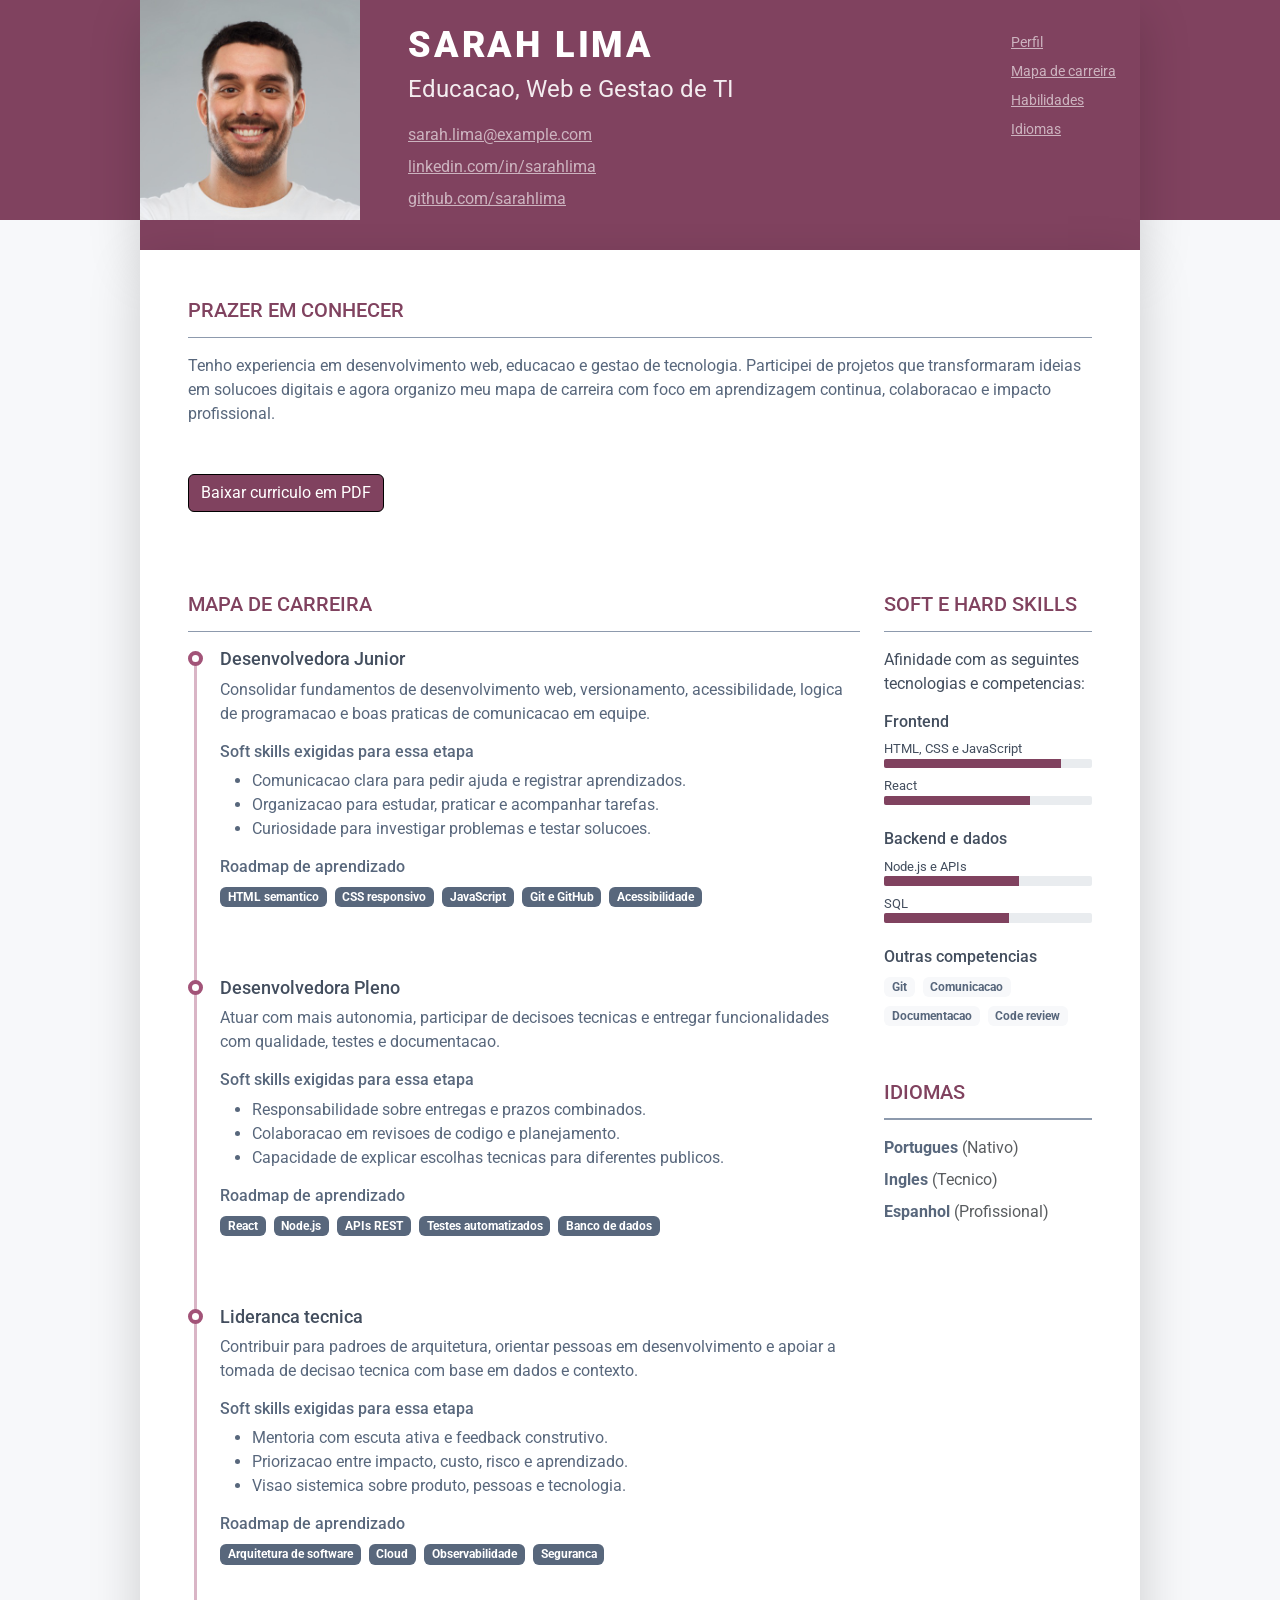
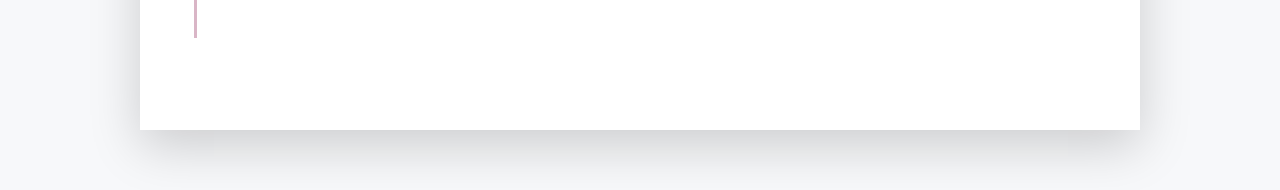
<file: index.html>
<!DOCTYPE html>
<!--
	Versao orientada por JSON.

	Ideia pedagogica:
	- O HTML fica responsavel pela estrutura da pagina.
	- O arquivo assets/data/carreira.json guarda os textos e listas editaveis.
	- O JavaScript le o JSON e preenche os espacos marcados com id.

	Observacao:
	- Em servidores como GitHub Pages, o fetch do JSON funciona normalmente.
	- Ao abrir direto pelo arquivo local, alguns navegadores bloqueiam o fetch.
-->
<html lang="pt-BR">

<head>
	<meta charset="utf-8">
	<meta name="viewport" content="width=device-width, initial-scale=1">
	<meta http-equiv="X-UA-Compatible" content="IE=edge">
	<title>Mapa de Carreira</title>
	<meta name="description" content="Mapa de carreira com dados carregados de um arquivo JSON.">
	<meta name="robots" content="index, follow">
	<meta name="theme-color" content="#434E5E">
	<link rel="shortcut icon" href="favicon.ico">
	<link rel="preconnect" href="https://fonts.googleapis.com">
	<link rel="preconnect" href="https://fonts.gstatic.com" crossorigin>
	<link href="https://fonts.googleapis.com/css?family=Roboto:300,400,500,700,900&display=swap" rel="stylesheet">
	<link id="theme-style" rel="stylesheet" href="assets/css/bootstrap-6.css">
	<style>
		.skip-link {
			left: 1rem;
			position: absolute;
			top: -4rem;
			z-index: 1000;
		}

		.skip-link:focus {
			top: 1rem;
		}

		.profile-picture {
			height: 220px;
			object-fit: cover;
			width: 220px;
		}

		.badge {
			margin-bottom: .35rem;
		}
	</style>
</head>

<body>
	<a class="btn btn-light skip-link" href="#conteudo-principal">Pular para o conteudo principal</a>

	<!--
		Este header tem marcadores vazios.
		O JavaScript procura cada id e injeta os dados vindos do JSON.
	-->
	<header class="resume-header pt-4 pt-md-0" role="banner">
		<div class="text-center position-relative">
			<div class="resume-wrapper-inner mx-auto text-start bg-primary shadow-lg">
				<div class="row">
					<div class="col-block col-md-auto resume-picture-holder text-center text-md-start">
						<img id="profile-photo" class="picture profile-picture" src="assets/images/profile.jpg" alt="">
					</div>

					<div class="col">
						<div class="row p-4 justify-content-center justify-content-md-between">
							<div class="primary-info col-auto">
								<h1 id="profile-name" class="name mt-0 mb-1 text-white text-uppercase">Mapa de Carreira</h1>
								<p id="profile-headline" class="title mb-3"></p>
								<ul id="contact-list" class="list-unstyled"></ul>
							</div>

							<nav class="secondary-info col-auto mt-2" aria-label="Navegacao principal">
								<ul class="resume-social list-unstyled">
									<li class="mb-2"><a class="text-link" href="#perfil">Perfil</a></li>
									<li class="mb-2"><a class="text-link" href="#mapa-carreira">Mapa de carreira</a></li>
									<li class="mb-2"><a class="text-link" href="#habilidades">Habilidades</a></li>
									<li><a class="text-link" href="#idiomas">Idiomas</a></li>
								</ul>
							</nav>
						</div>
					</div>
				</div>
			</div>
		</div>
	</header>

	<main id="conteudo-principal" class="resume-wrapper text-center position-relative" tabindex="-1">
		<div class="resume-wrapper-inner mx-auto text-start bg-white shadow-lg">
			<div class="resume-body p-5">
				<section id="perfil" class="resume-section summary-section mb-5" aria-labelledby="titulo-perfil">
					<h2 id="titulo-perfil" class="resume-section-title text-uppercase font-weight-bold pb-3 mb-3">
						Prazer em conhecer
					</h2>
					<div class="resume-section-content">
						<p id="profile-summary"></p>
						<a id="cv-link" class="btn btn-primary bg-primary" href="#">Baixar curriculo em PDF</a>
					</div>
				</section>

				<div class="row">
					<div class="col-lg-9">
						<section id="mapa-carreira" class="resume-section experience-section mb-5"
							aria-labelledby="titulo-mapa-carreira">
							<h2 id="titulo-mapa-carreira"
								class="resume-section-title text-uppercase font-weight-bold pb-3 mb-3">
								Mapa de carreira
							</h2>

							<!-- Lista gerada a partir de careerSteps no JSON. -->
							<div class="resume-section-content">
								<div id="career-timeline" class="resume-timeline position-relative"></div>
							</div>
						</section>
					</div>

					<aside class="col-lg-3" aria-label="Informacoes complementares">
						<section id="habilidades" class="resume-section skills-section mb-5" aria-labelledby="titulo-habilidades">
							<h2 id="titulo-habilidades" class="resume-section-title text-uppercase font-weight-bold pb-3 mb-3">
								Soft e hard skills
							</h2>
							<p>Afinidade com as seguintes tecnologias e competencias:</p>
							<div id="skill-groups" class="resume-section-content"></div>
							<div class="resume-skill-item">
								<h3 class="resume-skills-cat font-weight-bold h5">Outras competencias</h3>
								<ul id="other-skills" class="list-inline"></ul>
							</div>
						</section>

						<section id="idiomas" class="resume-section language-section mb-5" aria-labelledby="titulo-idiomas">
							<h2 id="titulo-idiomas" class="resume-section-title text-uppercase font-weight-bold pb-3 mb-3">
								Idiomas
							</h2>
							<div class="resume-section-content">
								<ul id="language-list" class="list-unstyled resume-lang-list"></ul>
							</div>
						</section>
					</aside>
				</div>
			</div>
		</div>
	</main>

	<!-- O defer garante que o script rode depois que o HTML existir no navegador. -->
	<script src="assets/js/carreira-json.js" defer></script>
</body>

</html>
</file>
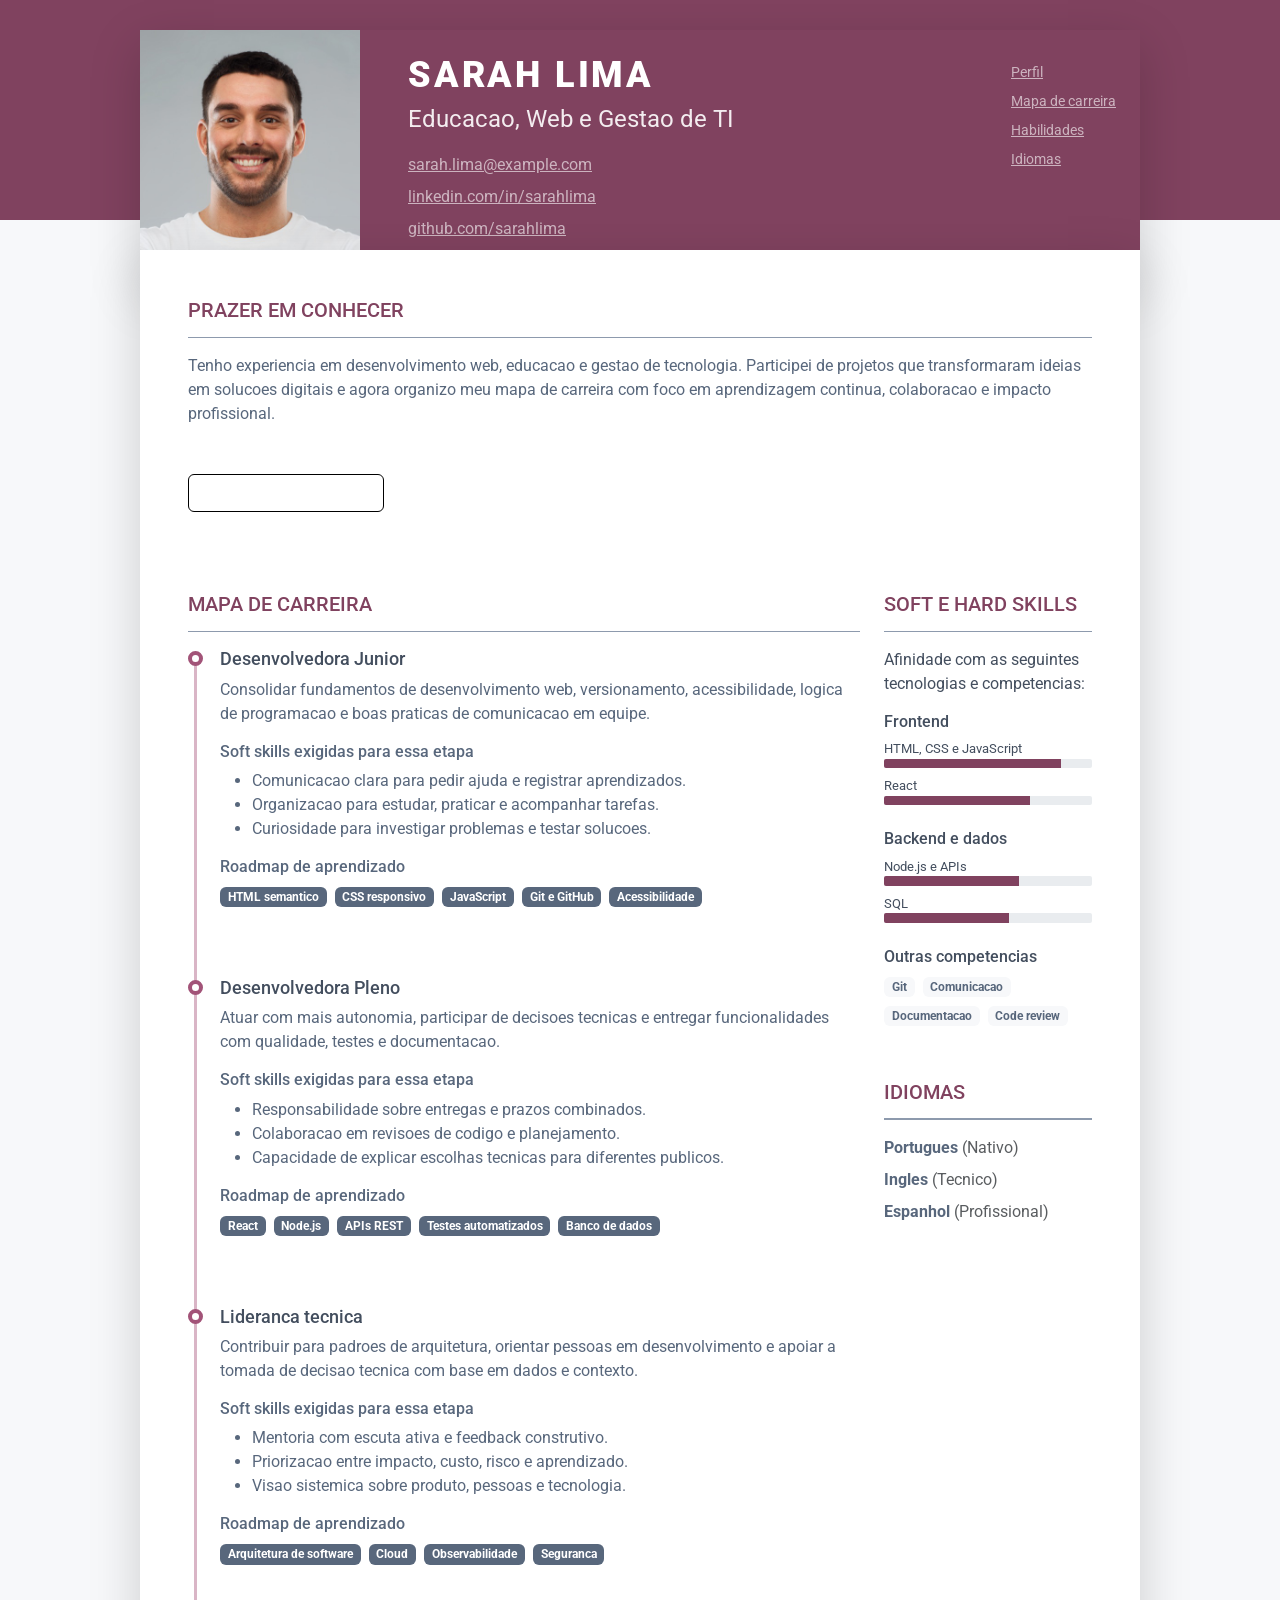
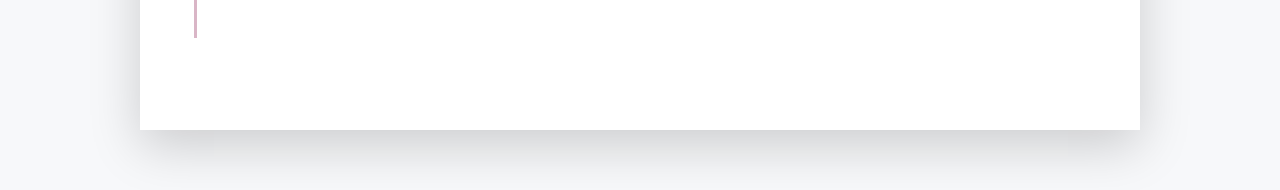
<file: index-json.html>
<!DOCTYPE html>
<!--
	Versao orientada por JSON.

	Ideia pedagogica:
	- O HTML fica responsavel pela estrutura da pagina.
	- O arquivo assets/data/carreira.json guarda os textos e listas editaveis.
	- O JavaScript le o JSON e preenche os espacos marcados com id.

	Observacao:
	- Em servidores como GitHub Pages, o fetch do JSON funciona normalmente.
	- Ao abrir direto pelo arquivo local, alguns navegadores bloqueiam o fetch.
-->
<html lang="pt-BR">

<head>
	<meta charset="utf-8">
	<meta name="viewport" content="width=device-width, initial-scale=1">
	<meta http-equiv="X-UA-Compatible" content="IE=edge">
	<title>Mapa de Carreira</title>
	<meta name="description" content="Mapa de carreira com dados carregados de um arquivo JSON.">
	<meta name="robots" content="index, follow">
	<meta name="theme-color" content="#434E5E">
	<link rel="shortcut icon" href="favicon.ico">
	<link rel="preconnect" href="https://fonts.googleapis.com">
	<link rel="preconnect" href="https://fonts.gstatic.com" crossorigin>
	<link href="https://fonts.googleapis.com/css?family=Roboto:300,400,500,700,900&display=swap" rel="stylesheet">
	<link id="theme-style" rel="stylesheet" href="assets/css/bootstrap-6.css">
	<style>
		.skip-link {
			left: 1rem;
			position: absolute;
			top: -4rem;
			z-index: 1000;
		}

		.skip-link:focus {
			top: 1rem;
		}

		.profile-picture {
			height: 220px;
			object-fit: cover;
			width: 220px;
		}

		.badge {
			margin-bottom: .35rem;
		}
	</style>
</head>

<body>
	<a class="btn btn-light skip-link" href="#conteudo-principal">Pular para o conteudo principal</a>

	<!--
		Este header tem marcadores vazios.
		O JavaScript procura cada id e injeta os dados vindos do JSON.
	-->
	<header class="resume-header pt-4 pt-md-0" role="banner">
		<div class="resume-wrapper text-center position-relative">
			<div class="resume-wrapper-inner mx-auto text-start bg-primary shadow-lg">
				<div class="row">
					<div class="col-block col-md-auto resume-picture-holder text-center text-md-start">
						<img id="profile-photo" class="picture profile-picture" src="assets/images/profile.jpg" alt="">
					</div>

					<div class="col">
						<div class="row p-4 justify-content-center justify-content-md-between">
							<div class="primary-info col-auto">
								<h1 id="profile-name" class="name mt-0 mb-1 text-white text-uppercase">Mapa de Carreira</h1>
								<p id="profile-headline" class="title mb-3"></p>
								<ul id="contact-list" class="list-unstyled"></ul>
							</div>

							<nav class="secondary-info col-auto mt-2" aria-label="Navegacao principal">
								<ul class="resume-social list-unstyled">
									<li class="mb-2"><a class="text-link" href="#perfil">Perfil</a></li>
									<li class="mb-2"><a class="text-link" href="#mapa-carreira">Mapa de carreira</a></li>
									<li class="mb-2"><a class="text-link" href="#habilidades">Habilidades</a></li>
									<li><a class="text-link" href="#idiomas">Idiomas</a></li>
								</ul>
							</nav>
						</div>
					</div>
				</div>
			</div>
		</div>
	</header>

	<main id="conteudo-principal" class="resume-wrapper text-center position-relative" tabindex="-1">
		<div class="resume-wrapper-inner mx-auto text-start bg-white shadow-lg">
			<div class="resume-body p-5">
				<section id="perfil" class="resume-section summary-section mb-5" aria-labelledby="titulo-perfil">
					<h2 id="titulo-perfil" class="resume-section-title text-uppercase font-weight-bold pb-3 mb-3">
						Prazer em conhecer
					</h2>
					<div class="resume-section-content">
						<p id="profile-summary"></p>
						<a id="cv-link" class="btn btn-primary" href="#">Baixar curriculo em PDF</a>
					</div>
				</section>

				<div class="row">
					<div class="col-lg-9">
						<section id="mapa-carreira" class="resume-section experience-section mb-5"
							aria-labelledby="titulo-mapa-carreira">
							<h2 id="titulo-mapa-carreira"
								class="resume-section-title text-uppercase font-weight-bold pb-3 mb-3">
								Mapa de carreira
							</h2>

							<!-- Lista gerada a partir de careerSteps no JSON. -->
							<div class="resume-section-content">
								<div id="career-timeline" class="resume-timeline position-relative"></div>
							</div>
						</section>
					</div>

					<aside class="col-lg-3" aria-label="Informacoes complementares">
						<section id="habilidades" class="resume-section skills-section mb-5" aria-labelledby="titulo-habilidades">
							<h2 id="titulo-habilidades" class="resume-section-title text-uppercase font-weight-bold pb-3 mb-3">
								Soft e hard skills
							</h2>
							<p>Afinidade com as seguintes tecnologias e competencias:</p>
							<div id="skill-groups" class="resume-section-content"></div>
							<div class="resume-skill-item">
								<h3 class="resume-skills-cat font-weight-bold h5">Outras competencias</h3>
								<ul id="other-skills" class="list-inline"></ul>
							</div>
						</section>

						<section id="idiomas" class="resume-section language-section mb-5" aria-labelledby="titulo-idiomas">
							<h2 id="titulo-idiomas" class="resume-section-title text-uppercase font-weight-bold pb-3 mb-3">
								Idiomas
							</h2>
							<div class="resume-section-content">
								<ul id="language-list" class="list-unstyled resume-lang-list"></ul>
							</div>
						</section>
					</aside>
				</div>
			</div>
		</div>
	</main>

	<!-- O defer garante que o script rode depois que o HTML existir no navegador. -->
	<script src="assets/js/carreira-json.js" defer></script>
</body>

</html>
</file>
